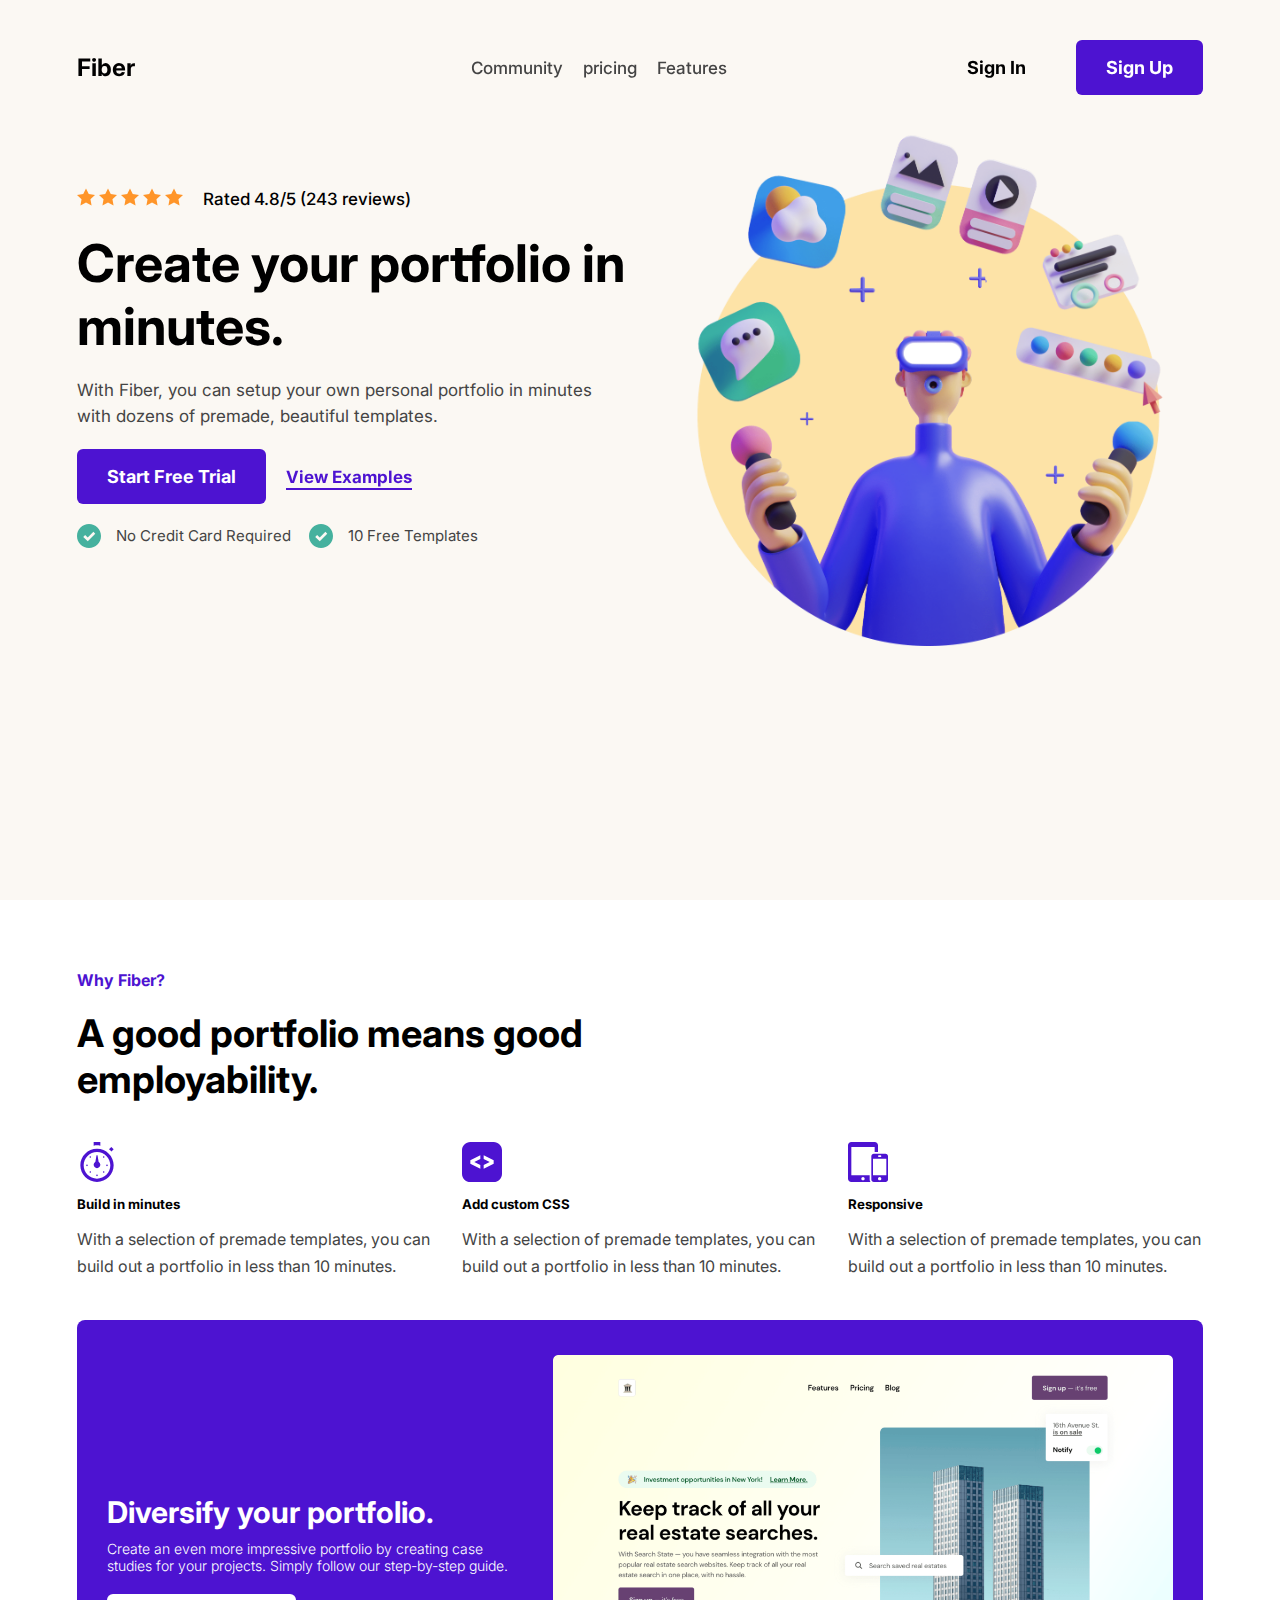
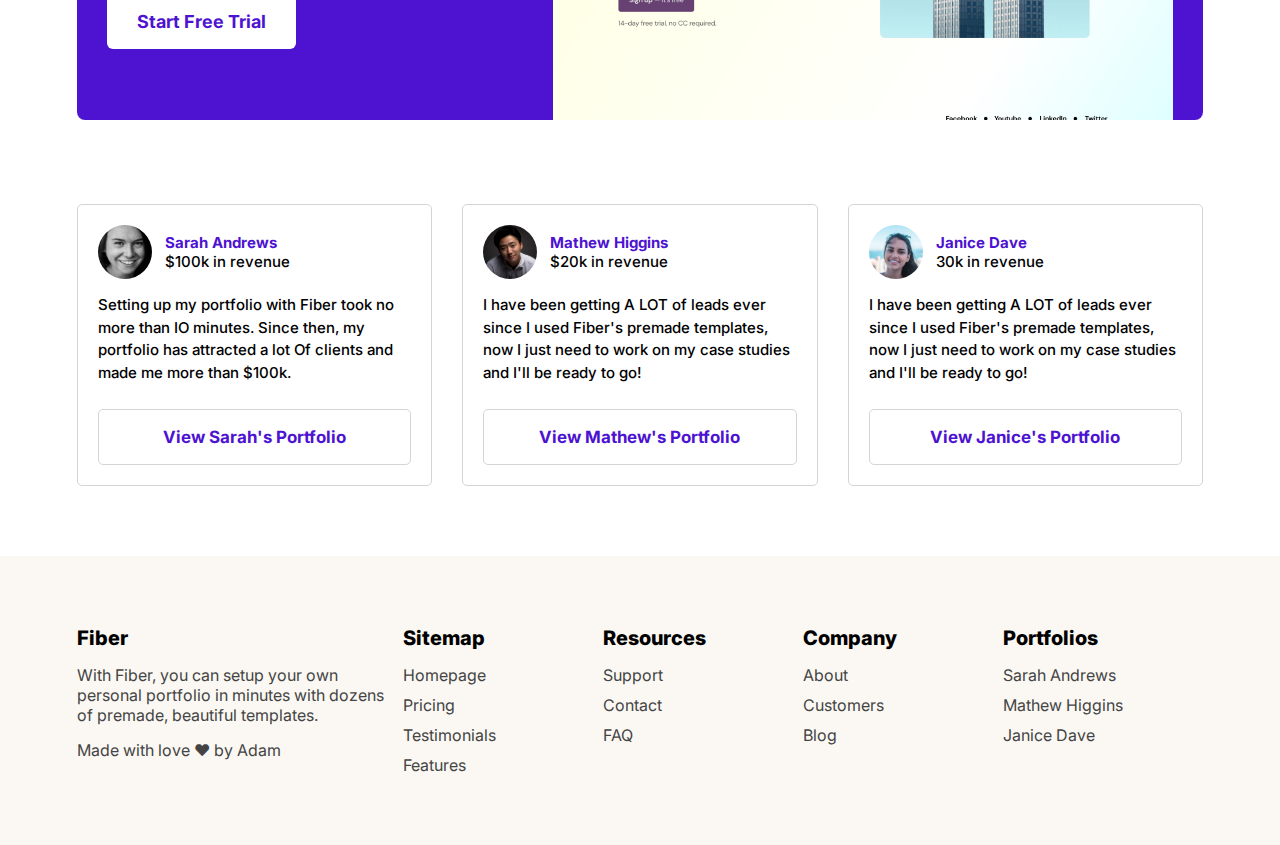
<file: index.html>
<!DOCTYPE html>
<html lang="en">

  <head>
    <meta charset="UTF-8">
    <meta name="viewport"
      content="width=device-width, initial-scale=1.0">
    <!-- for the font -->
    <link rel="preconnect"
      href="https://fonts.googleapis.com">
    <link rel="preconnect"
      href="https://fonts.gstatic.com"
      crossorigin>
    <link href="https://fonts.googleapis.com/css2?family=Inter:wght@100..900&display=swap"
      rel="stylesheet">
    <!-- for styling -->
    <link rel="stylesheet"
      href="sass/main.css">

    <title>Fiber</title>
  </head>

  <body>
    <div class="hero">
      <header>
        <div class="container">
          <h2 class="logo">Fiber</h2>
          <div class="menu">
            <img src="./Assets/menu.svg">
            <div class="links-buttons">
              <ul class="links d-flex">
                <li>
                  <a href="#"
                    class="c-gray">Community</a>
                </li>
                <li>
                  <a href="#"
                    class="c-gray">pricing</a>
                </li>
                <li>
                  <a href="#"
                    class="c-gray">Features</a>
                </li>
              </ul>
              <div class="buttons d-flex">
                <button>Sign In</button>
                <button class="signUp">Sign Up</button>
              </div>
            </div>
          </div>
        </div>
      </header>
      <div class="landing">
        <div class="container">
          <div class="info">
            <div class="reviews d-flex">
              <div class="stars">
                <img src="./Assets/star.svg">
                <img src="./Assets/star.svg">
                <img src="./Assets/star.svg">
                <img src="./Assets/star.svg">
                <img src="./Assets/star.svg">
              </div>
              <p>Rated 4.8/5 (243 reviews)</p>
            </div>
            <h1>Create your portfolio in minutes.</h1>
            <p class="c-gray">With Fiber, you can setup your own personal portfolio in minutes with dozens of premade,
              beautiful
              templates.</p>
            <div class="trial d-flex">
              <button>Start Free Trial</button>
              <a href="#"
                class="c-blue">View Examples</a>
            </div>
            <div class="buy-infos d-flex">
              <div class="buy-info d-flex">
                <img src="./Assets/Checkmark.svg">
                <p class="c-gray">No Credit Card Required</p>
              </div>
              <div class="buy-info d-flex">
                <img src="./Assets/Checkmark.svg">
                <p class="c-gray">10 Free Templates</p>
              </div>
            </div>
          </div>
          <div class="image">
            <img src="./Assets/hero-Illustration.png">
          </div>
        </div>
      </div>
    </div>
    <div class="fiber-info">
      <div class="container">
        <div class="header">
          <h4 class="c-blue">Why Fiber?</h4>
          <h1>A good portfolio means good <span>employability.</span></h1>
        </div>
        <div class="products">
          <div class="product">
            <img src="./Assets/time.svg">
            <h5>Build in minutes</h5>
            <p class="c-gray">With a selection of premade templates,
              you can build out a portfolio in less than
              10 minutes.</p>
          </div>
          <div class="product">
            <img src="./Assets/code.svg">
            <h5>Add custom CSS</h5>
            <p class="c-gray">With a selection of premade templates,
              you can build out a portfolio in less than
              10 minutes.</p>
          </div>
          <div class="product">
            <img src="./Assets/allSizes.svg">
            <h5>Responsive</h5>
            <p class="c-gray">With a selection of premade templates,
              you can build out a portfolio in less than
              10 minutes.</p>
          </div>
        </div>
        <div class="portfolio">
          <div class="info">
            <h2>Diversify your portfolio.</h2>
            <p>Create an even more impressive portfolio by
              creating case studies for your projects. Simply
              follow our step-by-step guide.</p>
            <button>Start Free Trial</button>
          </div>
          <div class="image">
            <img src="./Assets/page.png">
          </div>
        </div>
        <div class="testimonials">
          <div class="testimonial">
            <div class="testimonial__header">
              <img src="./Assets/avatar-03.svg">
              <div class="info">
                <p class="c-blue">Sarah Andrews</p>
                <p>$100k in revenue</p>
              </div>
            </div>
            <div class="testimonial__body">
              <p>Setting up my portfolio with Fiber took no
                more than IO minutes. Since then, my
                portfolio has attracted a lot Of clients and
                made me more than $100k.</p>
            </div>
            <div class="testimonial__footer">
              <button>View Sarah's Portfolio</button>
            </div>
          </div>
          <div class="testimonial">
            <div class="testimonial__header">
              <img src="./Assets/avatar-01.svg">
              <div class="info">
                <p class="c-blue">Mathew Higgins</p>
                <p>$20k in revenue</p>
              </div>
            </div>
            <div class="testimonial__body">
              <p>I have been getting A LOT of leads ever
                since I used Fiber's premade templates,
                now I just need to work on my case studies
                and I'll be ready to go!</p>
            </div>
            <div class="testimonial__footer">
              <button>View Mathew's Portfolio</button>
            </div>
          </div>
          <div class="testimonial">
            <div class="testimonial__header">
              <img src="./Assets/avatar-02.svg">
              <div class="info">
                <p class="c-blue">Janice Dave</p>
                <p>30k in revenue</p>
              </div>
            </div>
            <div class="testimonial__body">
              <p>I have been getting A LOT of leads ever
                since I used Fiber's premade templates, now
                I just need to work on my case studies and
                I'll be ready to go!</p>
            </div>
            <div class="testimonial__footer">
              <button>View Janice's Portfolio</button>
            </div>
          </div>
        </div>
      </div>
    </div>
    <footer>
      <div class="container">
        <div class="column">
          <h4>Fiber</h4>
          <p class="c-gray">With Fiber, you can setup your own personal
            portfolio in minutes with dozens of premade,
            beautiful templates.</p>
          <p class="c-gray">Made with love &#9829 by Adam</p>
        </div>
        <div class="column">
          <h4>Sitemap</h4>
          <ul class="c-gray">
            <li>Homepage</li>
            <li>Pricing</li>
            <li>Testimonials</li>
            <li>Features</li>
          </ul>
        </div>
        <div class="column">
          <h4>Resources</h4>
          <ul class="c-gray">
            <li>Support</li>
            <li>Contact</li>
            <li>FAQ</li>
          </ul>
        </div>
        <div class="column">
          <h4>Company</h4>
          <ul class="c-gray">
            <li>About</li>
            <li>Customers</li>
            <li>Blog</li>
          </ul>
        </div>
        <div class="column">
          <h4>Portfolios</h4>
          <ul class="c-gray">
            <li>Sarah Andrews</li>
            <li>Mathew Higgins</li>
            <li>Janice Dave</li>
          </ul>
        </div>
      </div>
    </footer>
    <script src="main.js"></script>
  </body>

</html>
</file>
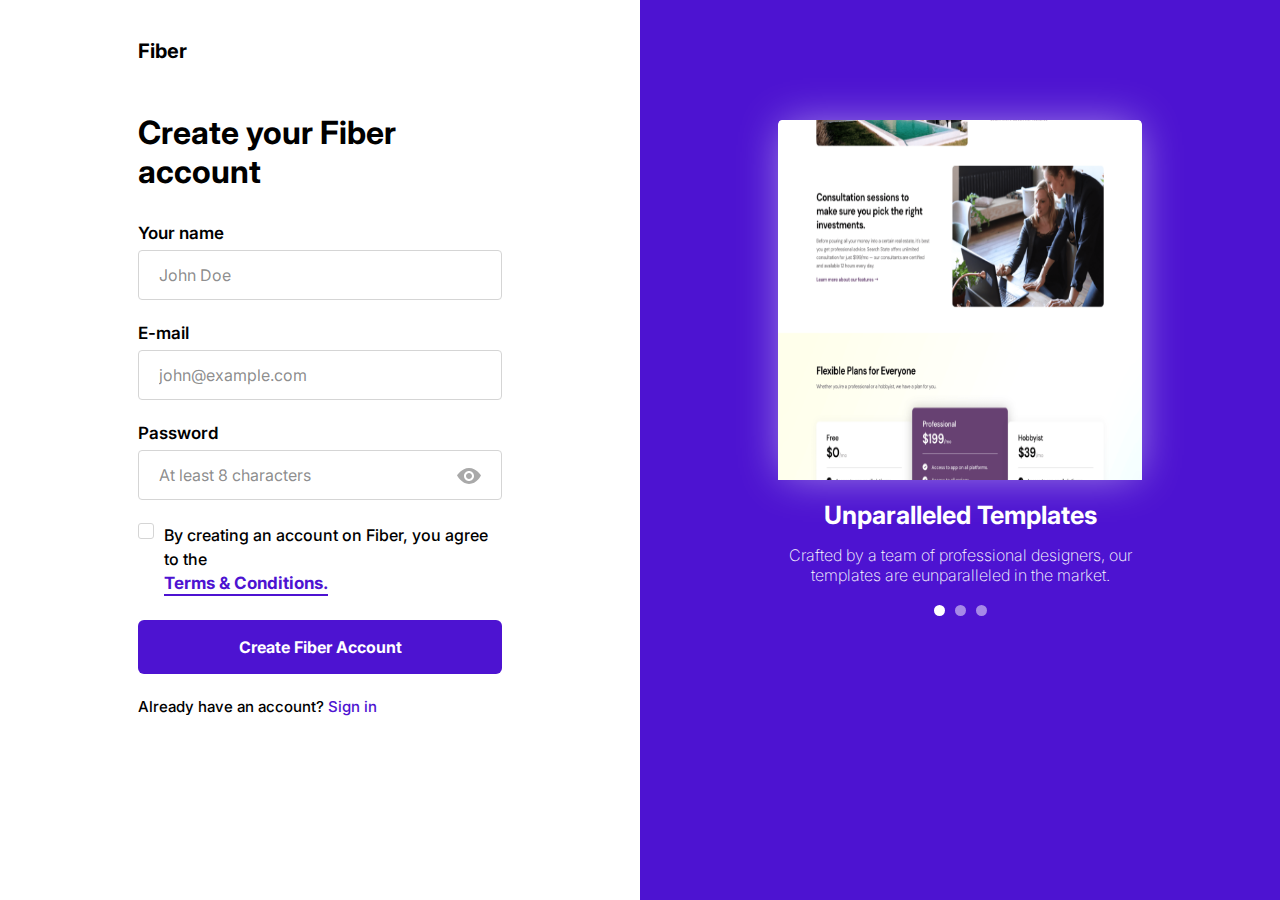
<file: signup.html>
<!DOCTYPE html>
<html lang="en">

  <head>
    <meta charset="UTF-8">
    <meta name="viewport"
      content="width=device-width, initial-scale=1.0">
    <!-- for the font -->
    <link rel="preconnect"
      href="https://fonts.googleapis.com">
    <link rel="preconnect"
      href="https://fonts.gstatic.com"
      crossorigin>
    <link href="https://fonts.googleapis.com/css2?family=Inter:wght@100..900&display=swap"
      rel="stylesheet">
    <!-- for styling -->
    <link rel="stylesheet"
      href="sass/main.css">
    <title>Sign Up</title>
  </head>

  <body>

    <main>
      <div class="row">
        <div class="inputs">
          <div class="content">
            <div class="logo">
              <h4>Fiber</h4>
            </div>
            <h1>Create your Fiber account</h1>
            <form>
              <div class="form-input">
                <label for="name">Your name</label>
                <input type="text"
                  id="name"
                  placeholder="John Doe">
              </div>
              <div class="form-input">
                <label for="email">E-mail</label>
                <input type="text"
                  id="email"
                  placeholder="john@example.com">
              </div>
              <div class="form-input">
                <label for="password">Password</label>
                <input type="password"
                  id="password"
                  placeholder="At least 8 characters">
                <img src="./Assets/hidePassword.svg"
                  class="show-password">
              </div>
              <div class="checkbox">
                <div class="checkbox-input"></div>
                <p>By creating an account on Fiber, you agree to the
                  <span>Terms & Conditions.</span>
                </p>
              </div>
              <button type="submit">
                Create Fiber Account
              </button>
              <p>Already have an account? <span>Sign in</span></p>
            </form>
          </div>
        </div>
        <div class="content-image">
          <div class="image">
            <img class="active"
              src="./Assets/SignUpImage.png">
            <img class=""
              src="./Assets/page.png">
            <img class=""
              src="./Assets/hero.png">
          </div>
          <div class="text">
            <h2>Unparalleled Templates</h2>
            <p>Crafted by a team of professional designers, our
              templates are eunparalleled in the market.</p>
          </div>
          <div class="panigination">
            <span class="active"></span>
            <span></span>
            <span></span>
          </div>
        </div>
      </div>
    </main>
    <script src="signup.js"></script>
  </body>

</html>
</file>
<file: sass/main.css>
@charset "UTF-8";
.d-flex {
  display: flex;
  align-items: center;
}

.c-gray {
  color: #444444;
}

.c-blue {
  color: #4d13d1;
}

.container {
  width: min(88%, 1200px);
  margin-inline: auto;
}

html {
  font-size: 100%;
  box-sizing: border-box;
}

* {
  box-shadow: inherit;
  font-family: "Inter", sans-serif;
  box-sizing: inherit;
  margin: 0;
  padding: 0;
}

h1,
p {
  margin: 0;
}

ul {
  list-style-type: none;
}

a {
  text-decoration: none;
}

input::-moz-placeholder {
  font-family: "Inter", sans-serif;
}

input,
input::placeholder {
  font-family: "Inter", sans-serif;
}

.hero {
  width: 100%;
  min-height: 100vh;
  background-color: #fbf8f3;
  padding-bottom: 120px;
  padding-top: 0;
}
.hero header {
  position: fixed;
  width: 100%;
  padding-top: 40px;
  transition: all 0.3s ease;
}
.hero header > * {
  box-shadow: none;
}
.hero header .container {
  display: flex;
  justify-content: space-between;
  align-items: center;
}
.hero header .logo {
  cursor: pointer;
}
.hero header.onscroll {
  padding-top: 12px;
  padding-bottom: 12px;
  background-color: white;
  box-shadow: rgba(149, 157, 165, 0.2) 0px -1px 26px;
}
@media (max-width: 768px) {
  .hero header {
    padding-top: 25px;
  }
}
@media (min-width: 769px) {
  .hero header .menu {
    flex-basis: 65%;
  }
}
.hero header .menu .links-buttons {
  display: flex;
  align-items: center;
  justify-content: space-between;
}
.hero header .menu > img {
  display: none;
  cursor: pointer;
  position: relative;
  z-index: 100;
}
.hero header .menu .links {
  gap: 20px;
  font-size: 17px;
  font-weight: 500;
}
.hero header .menu .buttons {
  gap: 20px;
}
.hero header .menu .buttons button:first-of-type {
  background-color: transparent;
  color: #000;
  font-size: 18px;
  font-weight: 700;
  border: none;
  outline: none;
  padding: 17px 30px;
  border-radius: 6px;
  cursor: pointer;
  transition: 0.3s all ease;
}
.hero header .menu .buttons button:first-of-type:hover {
  background-color: transparent;
}
.hero header .menu .buttons button:last-of-type {
  background-color: #4d13d1;
  color: #fff;
  font-size: 18px;
  font-weight: 700;
  border: none;
  outline: none;
  padding: 17px 30px;
  border-radius: 6px;
  cursor: pointer;
  transition: 0.3s all ease;
}
.hero header .menu .buttons button:last-of-type:hover {
  background-color: #571be1;
}
@media (max-width: 768px) {
  .hero header .menu .links-buttons {
    flex-direction: column;
    justify-content: space-evenly;
    top: 0;
    right: -100%;
    position: fixed;
    height: 100vh;
    padding: 20px 38px;
    background-color: white;
    transition: all 0.5s ease;
    padding-bottom: 30px;
    box-shadow: rgba(255, 255, 255, 0.2) 0px -1px 26px;
  }
  .hero header .menu .links-buttons > * {
    box-shadow: none;
  }
  .hero header .menu .links-buttons .links {
    flex-direction: column;
  }
  .hero header .menu .links-buttons .buttons {
    flex-direction: column;
  }
  .hero header .menu .links-buttons.show {
    right: 0;
  }
  .hero header .menu > img {
    display: block;
  }
}
.hero .landing {
  padding-top: 100px;
}
.hero .landing .container {
  display: grid;
  grid-template-columns: repeat(2, 1fr);
  gap: 30px;
  align-items: center;
}
@media (max-width: 576px) {
  .hero .landing .container {
    display: grid;
    grid-template-columns: repeat(1, 1fr);
    gap: 30px;
  }
}
@media (max-width: 576px) {
  .hero .landing {
    padding-top: 55px;
  }
}
.hero .landing .info {
  display: flex;
  flex-direction: column;
  gap: 20px;
}
.hero .landing .info .reviews {
  font-weight: 500;
  gap: 20px;
}
@media (max-width: 576px) {
  .hero .landing .info .reviews {
    display: none;
  }
}
.hero .landing .info h1 {
  font-size: 52px;
}
@media (max-width: 576px) {
  .hero .landing .info h1 {
    font-size: 37px;
  }
}
.hero .landing .info p {
  font-size: 17px;
  line-height: 1.5;
}
.hero .landing .info .trial {
  gap: 20px;
}
.hero .landing .info .trial button {
  background-color: #4d13d1;
  color: #fff;
  font-size: 18px;
  font-weight: 700;
  border: none;
  outline: none;
  padding: 17px 30px;
  border-radius: 6px;
  cursor: pointer;
  transition: 0.3s all ease;
}
.hero .landing .info .trial button:hover {
  background-color: #571be1;
}
@media (max-width: 576px) {
  .hero .landing .info .trial {
    flex-direction: column;
    margin-bottom: 20px;
  }
  .hero .landing .info .trial button {
    width: 100%;
  }
}
.hero .landing .info .trial a {
  font-size: 17px;
  font-weight: 700;
  position: relative;
}
.hero .landing .info .trial a::before {
  content: "";
  width: 100%;
  height: 2px;
  background-color: #4d13d1;
  bottom: -3px;
  position: absolute;
}
.hero .landing .info .buy-infos {
  gap: 18px;
}
@media (max-width: 576px) {
  .hero .landing .info .buy-infos {
    flex-direction: column;
    align-items: flex-start;
  }
}
.hero .landing .info .buy-infos .buy-info {
  gap: 15px;
  margin-bottom: 15px;
}
.hero .landing .info .buy-infos .buy-info p {
  font-size: 15px;
}
@media (max-width: 576px) {
  .hero .landing .image {
    order: -1;
  }
}
.hero .landing .image img {
  width: 100%;
}

.fiber-info {
  padding: 70px 0;
}
.fiber-info .header h4 {
  font-weight: 700;
}
.fiber-info .header h1 {
  font-size: 38px;
  margin-top: 20px;
}
.fiber-info .header h1 span {
  display: block;
}
.fiber-info .products {
  margin-top: 40px;
  display: grid;
  grid-template-columns: repeat(3, 1fr);
  gap: 30px;
}
@media (max-width: 576px) {
  .fiber-info .products {
    display: grid;
    grid-template-columns: repeat(1, 1fr);
    gap: 35px;
  }
}
.fiber-info .products .product {
  display: flex;
  align-items: flex-start;
  flex-direction: column;
  gap: 14px;
}
@media (max-width: 768px) {
  .fiber-info .products .product {
    align-items: center;
    text-align: center;
  }
}
.fiber-info .products .product h5 {
  font-weight: 700;
}
.fiber-info .products .product p {
  line-height: 1.7;
}
.fiber-info .portfolio {
  color: white;
  margin-top: 40px;
  padding: 35px 30px;
  background-color: #4d13d1;
  border-radius: 8px;
  display: grid;
  gap: 30px;
  grid-template-columns: 1fr 620px;
  max-height: 400px;
  align-items: center;
  overflow: hidden;
}
@media (max-width: 768px) {
  .fiber-info .portfolio {
    grid-template-columns: 1fr;
  }
}
.fiber-info .portfolio .info {
  display: flex;
  flex-direction: column;
  gap: 10px;
  align-items: flex-start;
}
.fiber-info .portfolio .info h2 {
  font-size: 30px;
}
.fiber-info .portfolio .info p {
  font-size: 14px;
  font-weight: 300;
}
.fiber-info .portfolio .info button {
  background-color: #fff;
  color: #4d13d1;
  font-size: 18px;
  font-weight: 700;
  border: none;
  outline: none;
  padding: 17px 30px;
  border-radius: 6px;
  cursor: pointer;
  transition: 0.3s all ease;
  margin-top: 10px;
}
.fiber-info .portfolio .info button:hover {
  background-color: #fff;
}
@media (max-width: 576px) {
  .fiber-info .portfolio .info button {
    width: 100%;
  }
}
.fiber-info .portfolio .image {
  height: 433px;
}
.fiber-info .portfolio .image img {
  width: 100%;
}
.fiber-info .testimonials {
  margin-top: 84px;
  display: grid;
  grid-template-columns: repeat(3, 1fr);
  gap: 30px;
  justify-content: space-between;
}
@media (max-width: 576px) {
  .fiber-info .testimonials {
    display: grid;
    grid-template-columns: repeat(1, 375px);
    gap: 30px;
  }
}
@media (min-width: 577px) and (max-width: 768px) {
  .fiber-info .testimonials {
    display: grid;
    grid-template-columns: repeat(2, 1fr);
    gap: 30px;
    align-items: center;
  }
}
.fiber-info .testimonials .testimonial {
  padding: 20px;
  border: 1px solid #d5d5d5;
  border-radius: 5px;
}
.fiber-info .testimonials .testimonial__header {
  display: flex;
  align-items: center;
  gap: 13px;
  margin-bottom: 15px;
}
.fiber-info .testimonials .testimonial__header img {
  width: 54px;
  height: 54px;
}
.fiber-info .testimonials .testimonial__header .info p {
  font-size: 15px;
}
.fiber-info .testimonials .testimonial__header .info p:first-of-type {
  font-weight: 700;
}
.fiber-info .testimonials .testimonial__header .info p:last-of-type {
  font-weight: 500;
}
.fiber-info .testimonials .testimonial__body {
  font-weight: 500;
  margin-bottom: 25px;
  font-size: 15px;
  line-height: 1.5;
}
.fiber-info .testimonials .testimonial__footer button {
  background-color: transparent;
  color: #4d13d1;
  font-size: 18px;
  font-weight: 700;
  border: none;
  outline: none;
  padding: 17px 30px;
  border-radius: 6px;
  cursor: pointer;
  transition: 0.3s all ease;
  font-size: 17px;
  width: 100%;
  border-radius: 5px;
  border: 1px solid #d5d5d5;
}
.fiber-info .testimonials .testimonial__footer button:hover {
  background-color: transparent;
}

footer {
  padding: 70px 0;
  background-color: #fbf8f3;
}
footer .container {
  display: grid;
  grid-template-columns: 1fr repeat(4, 200px);
}
@media (max-width: 576px) {
  footer .container {
    display: grid;
    grid-template-columns: repeat(1, 1fr);
    gap: 30px;
  }
}
@media (min-width: 577px) and (max-width: 768px) {
  footer .container {
    display: grid;
    grid-template-columns: repeat(2, 1fr);
    gap: 30px;
    align-items: center;
  }
}
footer .column {
  display: flex;
  flex-direction: column;
  gap: 15px;
}
@media (max-width: 768px) {
  footer .column {
    align-items: center;
    text-align: center;
  }
}
footer .column ul {
  display: flex;
  flex-direction: column;
  align-items: flex-start;
  gap: 10px;
}
footer .column h4 {
  font-weight: 800;
  font-size: 20px;
  cursor: pointer;
}

.container {
  width: min(88%, 1200px);
  margin-inline: auto;
}

main {
  box-sizing: border-box;
}
main .row {
  height: 100vh;
  display: grid;
  grid-template-columns: repeat(2, 1fr);
  gap: 0;
}
@media (max-width: 768px) {
  main .row {
    display: grid;
    grid-template-columns: repeat(1, 1fr);
    gap: 0;
  }
}
main .inputs {
  background-color: white;
  padding: 39px 138px;
}
@media (max-width: 576px) {
  main .inputs {
    padding: 35px 30px;
  }
}
main .inputs .logo {
  margin-bottom: 50px;
  font-size: 20px;
}
@media (max-width: 576px) {
  main .inputs .logo {
    margin-bottom: 10px;
  }
}
main .inputs h1 {
  margin-bottom: 32px;
}
main .inputs form {
  display: flex;
  align-items: flex-start;
  flex-direction: column;
  gap: 23px;
}
main .inputs form .form-input {
  display: flex;
  align-items: flex-start;
  flex-direction: column;
  gap: 7px;
  width: 100%;
  position: relative;
}
main .inputs form .form-input label {
  font-size: 17px;
  font-weight: 600;
}
main .inputs form .form-input input {
  padding: 14px 20px;
  color: #444444;
  outline: none;
  border: 1px solid #d5d5d5;
  border-radius: 4px;
  width: 100%;
  font-size: 17px;
}
main .inputs form .form-input input::-moz-placeholder {
  color: rgba(68, 68, 68, 0.6156862745);
  font-size: 16px;
}
main .inputs form .form-input input::placeholder {
  color: rgba(68, 68, 68, 0.6156862745);
  font-size: 16px;
}
main .inputs form .form-input img {
  position: absolute;
  cursor: pointer;
  right: 21px;
  top: 41px;
}
main .inputs form .checkbox {
  gap: 10px;
  display: flex;
}
main .inputs form .checkbox .checkbox-input {
  width: 16px;
  height: 16px;
  min-width: 16px;
  min-height: 16px;
  border: 1px solid #d5d5d5;
  border-radius: 3px;
  position: relative;
  overflow: hidden;
  cursor: pointer;
}
main .inputs form .checkbox .checkbox-input::before {
  content: "✓";
  width: 100%;
  height: 100%;
  background-color: blue;
  position: absolute;
  color: white;
  font-size: 13px;
  display: flex;
  justify-content: center;
  align-items: center;
  transform: scale(0.9);
  opacity: 0;
  transition: all 0.1s ease;
}
main .inputs form .checkbox .checkbox-input.active::before {
  opacity: 1;
  transform: scale(1);
}
main .inputs form .checkbox p {
  font-weight: 500;
  line-height: 1.5;
}
main .inputs form .checkbox p span {
  display: block;
  color: #4d13d1;
  font-size: 17px;
  font-weight: 700;
  position: relative;
  width: -moz-fit-content;
  width: fit-content;
  cursor: pointer;
}
main .inputs form .checkbox p span::before {
  content: "";
  width: 100%;
  height: 2px;
  background-color: #4d13d1;
  bottom: 1px;
  position: absolute;
}
main .inputs form button[type=submit] {
  width: 100%;
  background-color: #4d13d1;
  color: #fff;
  font-size: 18px;
  font-weight: 700;
  border: none;
  outline: none;
  padding: 17px 30px;
  border-radius: 6px;
  cursor: pointer;
  transition: 0.3s all ease;
  font-size: 16px;
}
main .inputs form button[type=submit]:hover {
  background-color: #571be1;
}
main .inputs form > p {
  font-weight: 500;
  font-size: 15px;
}
main .inputs form > p span {
  color: #4d13d1;
  cursor: pointer;
}
main .content-image {
  padding: 39px 138px;
  background-color: #4d13d1;
  padding-top: 120px;
}
main .content-image .image {
  background-color: transparent;
  box-shadow: 0px 0px 41px -5px rgba(255, 255, 255, 0.52);
  overflow: hidden;
  border-top-left-radius: 4px;
  border-top-right-radius: 4px;
  height: 360px;
  position: relative;
}
main .content-image .image > * {
  box-shadow: none;
}
main .content-image .image img {
  width: 100%;
  height: 101%;
  position: absolute;
  transition: all 0.5s ease;
  right: 0;
  top: 0;
  opacity: 0;
}
main .content-image .image img.active {
  opacity: 1;
}
main .content-image .text {
  margin-top: 20px;
  color: white;
  text-align: center;
}
main .content-image .text h2 {
  font-size: 25px;
  margin-bottom: 15px;
}
main .content-image .text p {
  font-weight: 200;
  list-style: 1.5;
}
main .content-image .panigination {
  display: flex;
  gap: 10px;
  justify-content: center;
  margin-top: 20px;
}
main .content-image .panigination span {
  width: 11px;
  height: 11px;
  border-radius: 50%;
  background-color: rgba(255, 255, 255, 0.5);
  transition: all 0.3s ease;
  cursor: pointer;
}
main .content-image .panigination span.active {
  background-color: #fff;
}
@media (max-width: 768px) {
  main .content-image {
    display: none;
  }
}/*# sourceMappingURL=main.css.map */
</file>
